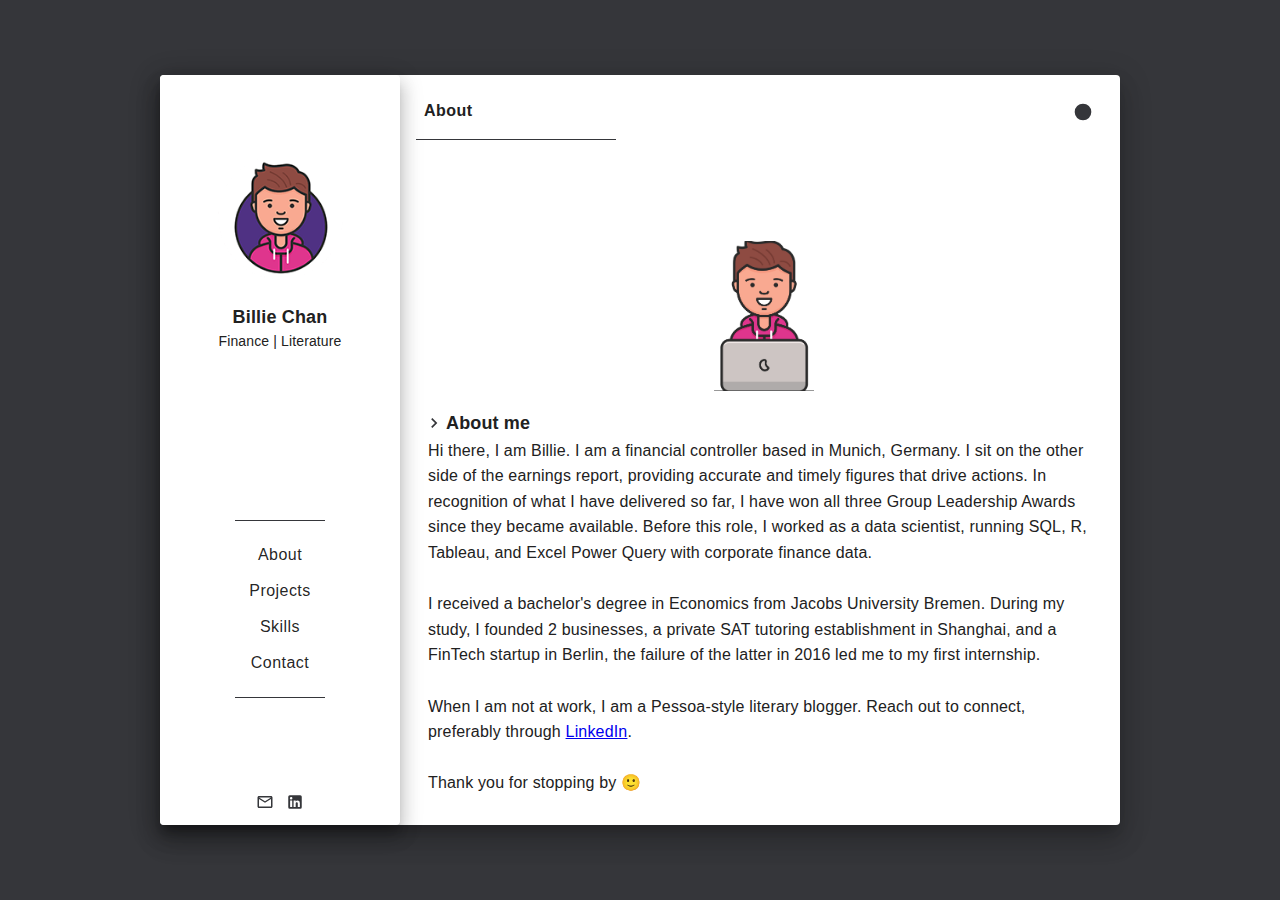
<file: index.html>
<!doctype html><html lang="en"><head><meta charset="utf-8"/><link rel="icon" href="/favicon.ico"/><meta name="viewport" content="width=device-width,initial-scale=1"/><meta name="theme-color" content="#000000"/><meta name="description" content="Billie's personal homepage"/><link rel="apple-touch-icon" sizes="180x180" href="/apple-touch-icon.png"><link rel="icon" type="image/png" sizes="32x32" href="/favicon-32x32.png"><link rel="icon" type="image/png" sizes="16x16" href="/favicon-16x16.png"><script type="text/javascript">!function(n){if("/"===n.search[1]){var a=n.search.slice(1).split("&").map((function(n){return n.replace(/~and~/g,"&")})).join("?");window.history.replaceState(null,null,n.pathname.slice(0,-1)+a+n.hash)}}(window.location)</script><link rel="manifest" href="/site.webmanifest"><link rel="manifest" href="/manifest.json"/><title>Billie</title><link href="/static/css/main.e8a19fbb.chunk.css" rel="stylesheet"></head><body><noscript>You need to enable JavaScript to run this app.</noscript><div id="root"></div><script>!function(e){function r(r){for(var n,l,f=r[0],i=r[1],p=r[2],c=0,s=[];c<f.length;c++)l=f[c],Object.prototype.hasOwnProperty.call(o,l)&&o[l]&&s.push(o[l][0]),o[l]=0;for(n in i)Object.prototype.hasOwnProperty.call(i,n)&&(e[n]=i[n]);for(a&&a(r);s.length;)s.shift()();return u.push.apply(u,p||[]),t()}function t(){for(var e,r=0;r<u.length;r++){for(var t=u[r],n=!0,f=1;f<t.length;f++){var i=t[f];0!==o[i]&&(n=!1)}n&&(u.splice(r--,1),e=l(l.s=t[0]))}return e}var n={},o={1:0},u=[];function l(r){if(n[r])return n[r].exports;var t=n[r]={i:r,l:!1,exports:{}};return e[r].call(t.exports,t,t.exports,l),t.l=!0,t.exports}l.m=e,l.c=n,l.d=function(e,r,t){l.o(e,r)||Object.defineProperty(e,r,{enumerable:!0,get:t})},l.r=function(e){"undefined"!=typeof Symbol&&Symbol.toStringTag&&Object.defineProperty(e,Symbol.toStringTag,{value:"Module"}),Object.defineProperty(e,"__esModule",{value:!0})},l.t=function(e,r){if(1&r&&(e=l(e)),8&r)return e;if(4&r&&"object"==typeof e&&e&&e.__esModule)return e;var t=Object.create(null);if(l.r(t),Object.defineProperty(t,"default",{enumerable:!0,value:e}),2&r&&"string"!=typeof e)for(var n in e)l.d(t,n,function(r){return e[r]}.bind(null,n));return t},l.n=function(e){var r=e&&e.__esModule?function(){return e.default}:function(){return e};return l.d(r,"a",r),r},l.o=function(e,r){return Object.prototype.hasOwnProperty.call(e,r)},l.p="/";var f=this["webpackJsonpmy-portfolio-v2"]=this["webpackJsonpmy-portfolio-v2"]||[],i=f.push.bind(f);f.push=r,f=f.slice();for(var p=0;p<f.length;p++)r(f[p]);var a=i;t()}([])</script><script src="/static/js/2.9ceaef05.chunk.js"></script><script src="/static/js/main.933e212c.chunk.js"></script></body></html>
</file>
<file: static/css/main.e8a19fbb.chunk.css>
body,html{margin:0;font-family:-apple-system,sans-serif;-webkit-font-smoothing:antialiased;-moz-osx-font-smoothing:grayscale}code{font-family:source-code-pro,Menlo,Monaco,Consolas,"Courier New",monospace}::-webkit-scrollbar{width:.75em}::-webkit-scrollbar-thumb{background:red;background-color:rgba(0,0,0,.1);outline:1px solid #708090}#right-bottom-elements{scroll-behavior:smooth}
/*# sourceMappingURL=main.e8a19fbb.chunk.css.map */
</file>
